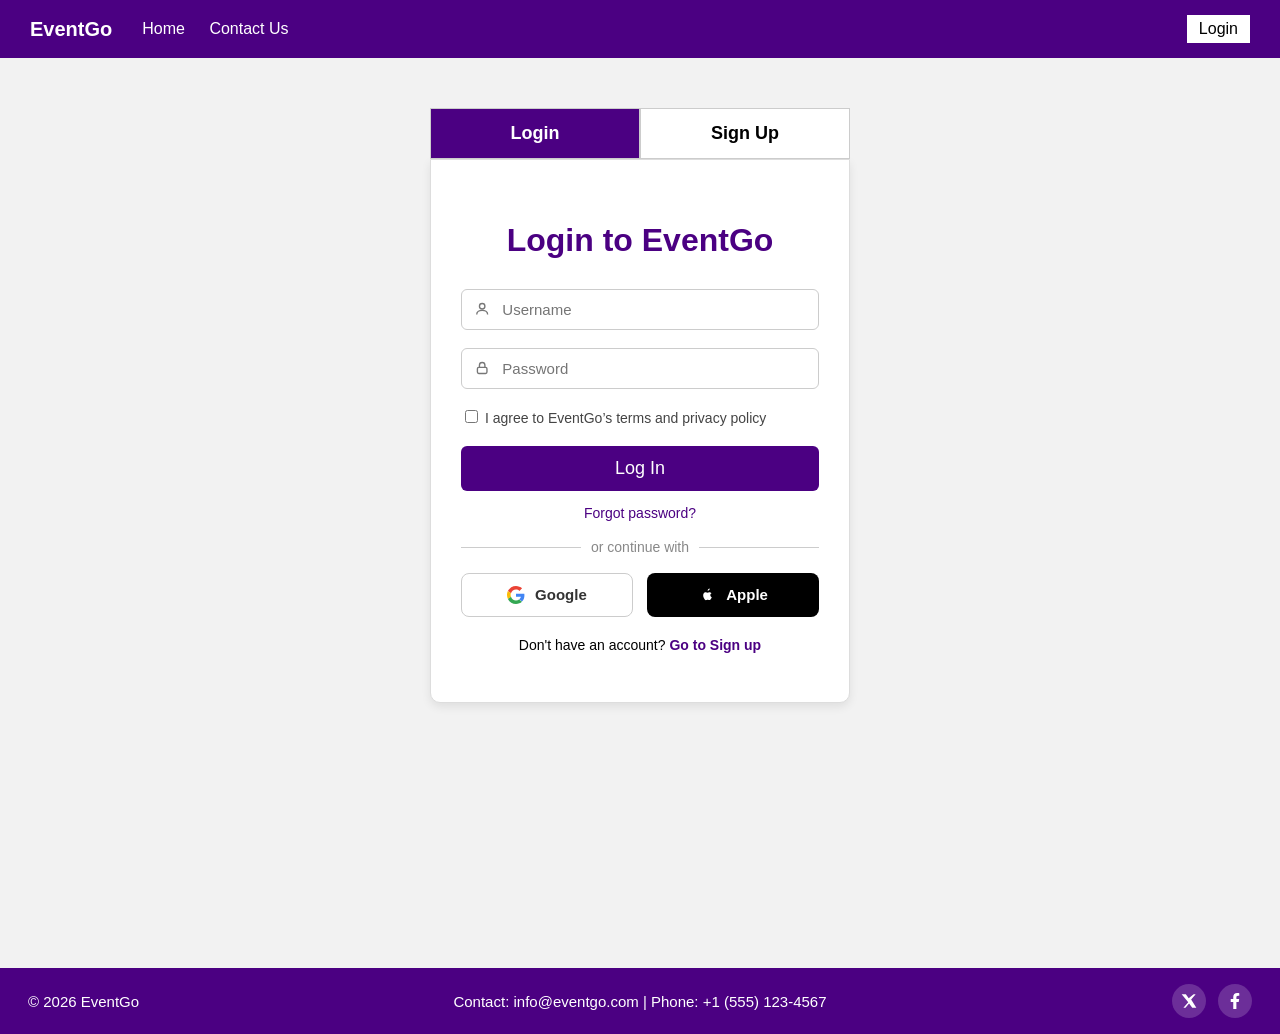
<file: login.html>
<!DOCTYPE html>
<html lang="en">
<head>
    <meta charset="UTF-8">
    <meta name="viewport" content="width=device-width, initial-scale=1.0">
    <title>EventGo - Login</title>
    <link rel="stylesheet" href="style.css">
</head>
<body>

    <!-- Navigation Bar -->
    <nav class="navbar">
        <div class="logo">EventGo</div>

        <div class="nav-links">
            <a href="index.html">Home</a>
            <a href="#">Contact Us</a>
        </div>

        <div class="nav-buttons">
            <a href="login.html" class="login-btn">Login</a>
        </div>
    </nav>

    <!-- Login Section -->
    <section class="login-page">
        <div class="login-container">

            <div class="login-tabs">
                <button class="tab-btn active-tab">Login</button>
                <button class="tab-btn">Sign Up</button>
            </div>

            <div class="login-box">
                <h2>Login to EventGo</h2>

                <!-- Username -->
                <div class="input-box">
                    <svg class="input-icon" viewBox="0 0 24 24">
                        <circle cx="12" cy="8" r="4"></circle>
                        <path d="M4 20c0-4 4-6 8-6s8 2 8 6"></path>
                    </svg>
                    <input type="text" placeholder="Username">
                </div>

                <!-- Password -->
                <div class="input-box">
                    <svg class="input-icon" viewBox="0 0 24 24">
                        <rect x="5" y="11" width="14" height="9" rx="2"></rect>
                        <path d="M8 11V8a4 4 0 0 1 8 0v3"></path>
                    </svg>
                    <input type="password" placeholder="Password">
                </div>

                <div class="checkbox-area">
                    <input type="checkbox" id="terms">
                    <label for="terms">I agree to EventGo’s terms and privacy policy</label>
                </div>

                <button class="login-submit">Log In</button>

                <a href="#" class="forgot-link">Forgot password?</a>

                <div class="divider">
                    <span>or continue with</span>
                </div>

                <div class="social-login">
                    <button class="social-btn google-btn">
                        <svg class="social-login-icon google-icon" viewBox="0 0 48 48" xmlns="http://www.w3.org/2000/svg">
                            <path fill="#EA4335" d="M24 9.5c3.54 0 6.73 1.22 9.24 3.6l6.9-6.9C35.9 2.4 30.33 0 24 0 14.64 0 6.57 5.38 2.53 13.22l8.03 6.24C12.5 13.42 17.73 9.5 24 9.5z"/>
                            <path fill="#4285F4" d="M46.5 24.5c0-1.64-.14-2.86-.44-4.13H24v8.04h12.96c-.26 2.02-1.66 5.07-4.78 7.12l7.76 6.02c4.66-4.3 6.56-10.64 6.56-17.05z"/>
                            <path fill="#FBBC05" d="M10.56 28.54A14.53 14.53 0 0 1 9.5 24c0-1.58.28-3.1.76-4.54l-8.03-6.24A23.9 23.9 0 0 0 0 24c0 3.85.92 7.5 2.53 10.78l8.03-6.24z"/>
                            <path fill="#34A853" d="M24 48c6.48 0 11.92-2.14 15.9-5.82l-7.76-6.02c-2.08 1.44-4.86 2.34-8.14 2.34-6.27 0-11.5-3.92-13.44-9.96l-8.03 6.24C6.57 42.62 14.64 48 24 48z"/>
                        </svg>
                        <span class="social-text">Google</span>
                    </button>

                    <button class="social-btn apple-btn">
                        <svg class="social-login-icon apple-icon" viewBox="0 0 24 24" xmlns="http://www.w3.org/2000/svg">
                            <path d="M16.37 12.09c.02 2.2 1.93 2.93 1.95 2.94-.02.05-.3 1.03-.98 2.03-.59.87-1.2 1.74-2.16 1.76-.94.02-1.24-.56-2.31-.56-1.08 0-1.42.54-2.29.58-.92.03-1.62-.92-2.21-1.79-1.2-1.73-2.11-4.88-.88-7.02.61-1.06 1.7-1.73 2.88-1.75.9-.02 1.75.61 2.31.61.56 0 1.61-.76 2.71-.65.46.02 1.75.19 2.58 1.41-.07.04-1.54.9-1.52 2.44zM14.9 5.44c.49-.59.83-1.41.74-2.24-.71.03-1.56.47-2.07 1.06-.46.53-.86 1.37-.75 2.18.79.06 1.59-.4 2.08-1z"/>
                        </svg>
                        <span class="social-text">Apple</span>
                    </button>
                </div>

                <p class="switch-text">
                    Don't have an account?
                    <a href="#">Go to Sign up</a>
                </p>
            </div>

        </div>
    </section>

    <!-- Footer -->
    <footer class="footer login-footer">
        <div class="login-footer-content">
            <p>© 2026 EventGo</p>
            <p>Contact: info@eventgo.com | Phone: +1 (555) 123-4567</p>

            <div class="social-icons">
                <a href="#" aria-label="X">
                    <svg viewBox="0 0 24 24" class="social-svg" xmlns="http://www.w3.org/2000/svg">
                        <path d="M18.9 2H22l-6.77 7.74L23 22h-6.1l-4.78-6.24L6.7 22H3.6l7.24-8.27L1 2h6.25l4.32 5.7L18.9 2z"/>
                    </svg>
                </a>

                <a href="#" aria-label="Facebook">
                    <svg viewBox="0 0 320 512" class="social-svg" xmlns="http://www.w3.org/2000/svg">
                        <path d="M279.14 288l14.22-92.66h-88.91v-60.13c0-25.35 12.42-50.06 52.24-50.06h40.42V6.26S260.43 0 225.36 0c-73.22 0-121.08 44.38-121.08 124.72v70.62H22.89V288h81.39v224h100.17V288z"/>
                    </svg>
				
                </a>
            </div>
        </div>
    </footer>

</body>
</html>
</file>
<file: style.css>
body {
    margin: 0;
    font-family: Arial, sans-serif;
    background-color: #f2f2f2;
}

/* Navbar */
.navbar {
    background-color: #4b0082;
    color: white;
    padding: 15px 30px;
    display: flex;
    align-items: center;
}

.logo {
    font-size: 20px;
    font-weight: bold;
}

.nav-links {
    margin-left: 30px;
}

.nav-links a {
    color: white;
    text-decoration: none;
    margin-right: 20px;
}

.nav-buttons {
    margin-left: auto;
    display: flex;
    gap: 10px;
}

.login-btn,
.signup-btn {
    padding: 5px 12px;
    border: none;
    cursor: pointer;
    text-decoration: none;
    background-color: white;
    color: black;
    display: inline-block;
}

/* Main Section */
.main-section {
    display: flex;
    justify-content: space-between;
    align-items: center;
    padding: 40px;
    gap: 40px;
    background-color: #f2f2f2;
}

.main-text {
    width: 35%;
}

.main-text h2 {
    font-size: 48px;
    margin-bottom: 20px;
}

.main-text p {
    font-size: 22px;
    line-height: 1.6;
}

.main-image {
    width: 65%;
    display: flex;
    justify-content: flex-end;
}

.main-image img {
    width: 100%;
    max-width: 900px;
    height: auto;
    display: block;
}

/* Search Section */
.search-section {
    display: flex;
    flex-direction: column;
    align-items: flex-end;
    padding: 20px 40px;
    gap: 15px;
    background-color: #f2f2f2;
}

.search-box {
    position: relative;
    width: 350px;
}

.search-box input {
    width: 100%;
    padding: 10px 80px 10px 10px;
    border: 2px solid black;
    border-radius: 8px;
    font-size: 16px;
    box-sizing: border-box;
}

.icons {
    position: absolute;
    right: 10px;
    top: 50%;
    transform: translateY(-50%);
    display: flex;
    gap: 12px;
}

.search-icon {
    width: 18px;
    height: 18px;
    stroke: #777;
    stroke-width: 2;
    fill: none;
}

.dropdowns {
    width: 350px;
    display: flex;
    justify-content: space-between;
    gap: 10px;
}

.dropdowns select {
    width: 170px;
    padding: 8px;
}

/* Slider */
.slider {
    width: 60%;
    margin: 30px auto;
    background-color: #f2f2f2;
}

.slider img {
    width: 100%;
    height: 300px;
    object-fit: cover;
}

/* Footer general */
.footer {
    background-color: #4b0082;
    color: white;
    text-align: center;
    padding: 14px 10px;
}

.footer p {
    margin: 6px 0;
    font-size: 15px;
}

.social-icons {
    margin-top: 10px;
    display: flex;
    justify-content: center;
    gap: 18px;
}

.social-icons a {
    display: inline-flex;
    align-items: center;
    justify-content: center;
    text-decoration: none;
}

.social-svg {
    width: 18px;
    height: 18px;
    fill: white;
}

/* ===== Login Page ===== */

.login-page {
    background-color: #f2f2f2;
    min-height: calc(100vh - 70px);
    display: flex;
    justify-content: center;
    align-items: flex-start;
    padding: 50px 20px 30px;
}

.login-container {
    width: 100%;
    max-width: 420px;
}

/* Tabs */
.login-tabs {
    display: flex;
    width: 100%;
}

.tab-btn {
    width: 50%;
    padding: 14px;
    border: 1px solid #ccc;
    background-color: white;
    font-size: 18px;
    font-weight: bold;
    cursor: pointer;
}

.active-tab {
    background-color: #4b0082;
    color: white;
}

/* Login Box */
.login-box {
    background-color: white;
    padding: 35px 30px;
    border: 1px solid #ddd;
    box-shadow: 0 4px 10px rgba(0, 0, 0, 0.08);
    border-radius: 0 0 10px 10px;
}

.login-box h2 {
    text-align: center;
    color: #4b0082;
    margin-bottom: 30px;
    font-size: 32px;
}

/* Inputs */
.input-box {
    display: flex;
    align-items: center;
    border: 1px solid #ccc;
    margin-bottom: 18px;
    padding: 10px 12px;
    border-radius: 6px;
    background-color: white;
}

.input-icon {
    width: 18px;
    height: 18px;
    stroke: #777;
    stroke-width: 2;
    fill: none;
    margin-right: 10px;
}

.input-box input {
    border: none;
    outline: none;
    width: 100%;
    font-size: 15px;
}

/* Checkbox */
.checkbox-area {
    margin-bottom: 20px;
    font-size: 14px;
    color: #444;
}

/* Main Login Button */
.login-submit {
    width: 100%;
    background-color: #4b0082;
    color: white;
    border: none;
    padding: 12px;
    font-size: 18px;
    cursor: pointer;
    border-radius: 6px;
    margin-bottom: 14px;
}

/* Forgot password */
.forgot-link {
    display: block;
    text-align: center;
    color: #4b0082;
    text-decoration: none;
    font-size: 14px;
    margin-bottom: 18px;
}

/* Divider */
.divider {
    text-align: center;
    position: relative;
    margin: 18px 0;
    color: #888;
    font-size: 14px;
}

.divider::before,
.divider::after {
    content: "";
    position: absolute;
    top: 50%;
    width: 35%;
    height: 1px;
    background-color: #ccc;
}

.divider::before {
    left: 0;
}

.divider::after {
    right: 0;
}

.divider span {
    background-color: white;
    padding: 0 10px;
    position: relative;
    z-index: 1;
}

/* Social Login Buttons */
.social-login {
    display: flex;
    justify-content: space-between;
    gap: 12px;
    margin-bottom: 20px;
}

.social-btn {
    width: 48%;
    padding: 12px 14px;
    border-radius: 8px;
    font-size: 16px;
    cursor: pointer;
    font-weight: bold;
    display: flex;
    align-items: center;
    justify-content: center;
    gap: 10px;
}

.google-btn {
    background-color: white;
    color: #333;
    border: 1px solid #ccc;
}

.apple-btn {
    background-color: black;
    color: white;
    border: none;
}

.social-login-icon {
    width: 18px;
    height: 18px;
    flex-shrink: 0;
}

.apple-icon {
    fill: white;
}

.social-text {
    display: inline-block;
    font-size: 15px;
}

/* Switch text */
.switch-text {
    text-align: center;
    font-size: 14px;
    margin-top: 5px;
}

.switch-text a {
    color: #4b0082;
    text-decoration: none;
    font-weight: bold;
}

/* Login footer */
.login-footer {
    margin-top: 0;
    padding: 16px 28px;
}

.login-footer-content {
    display: grid;
    grid-template-columns: 1fr auto 1fr;
    align-items: center;
    gap: 20px;
}

.login-footer-content p {
    margin: 0;
    font-size: 15px;
}

.login-footer-content p:first-child {
    justify-self: start;
}

.login-footer-content p:nth-child(2) {
    justify-self: center;
    text-align: center;
}

.login-footer .social-icons {
    justify-self: end;
    margin-top: 0;
    display: flex;
    gap: 12px;
}

.login-footer .social-icons a {
    width: 34px;
    height: 34px;
    background-color: rgba(255, 255, 255, 0.18);
    border-radius: 50%;
    display: flex;
    align-items: center;
    justify-content: center;
}

.login-footer .social-svg {
    width: 16px;
    height: 16px;
    fill: white;
}

/* Slider */
.slider {
    position: relative;
    width: 90%;
    max-width: 900px;
    margin: 40px auto;
    overflow: hidden;
    border-radius: 20px;
}

.slider img {
    width: 100%;
    height: 450px;
    object-fit: cover;
    display: block;
    border-radius: 20px;
}

/* Slider Arrows */
.slider-btn {
    position: absolute;
    top: 50%;
    transform: translateY(-50%);
    background-color: #6a0dad;
    color: white;
    border: none;
    width: 45px;
    height: 45px;
    font-size: 24px;
    cursor: pointer;
    border-radius: 8px;
    z-index: 2;
}

.slider-btn.prev {
    left: 15px;
}

.slider-btn.next {
    right: 15px;
}

.slider-btn:hover {
    background-color: #4b0082;
}

/* Heart Icon */
.heart-icon {
    position: absolute;
    bottom: 15px;
    left: 15px;
    width: 45px;
    height: 45px;
    background-color: white;
    color: #6a0dad;
    border-radius: 50%;
    display: flex;
    align-items: center;
    justify-content: center;
    font-size: 28px;
    box-shadow: 0 4px 10px rgba(0, 0, 0, 0.15);
    cursor: default;
}
</file>
